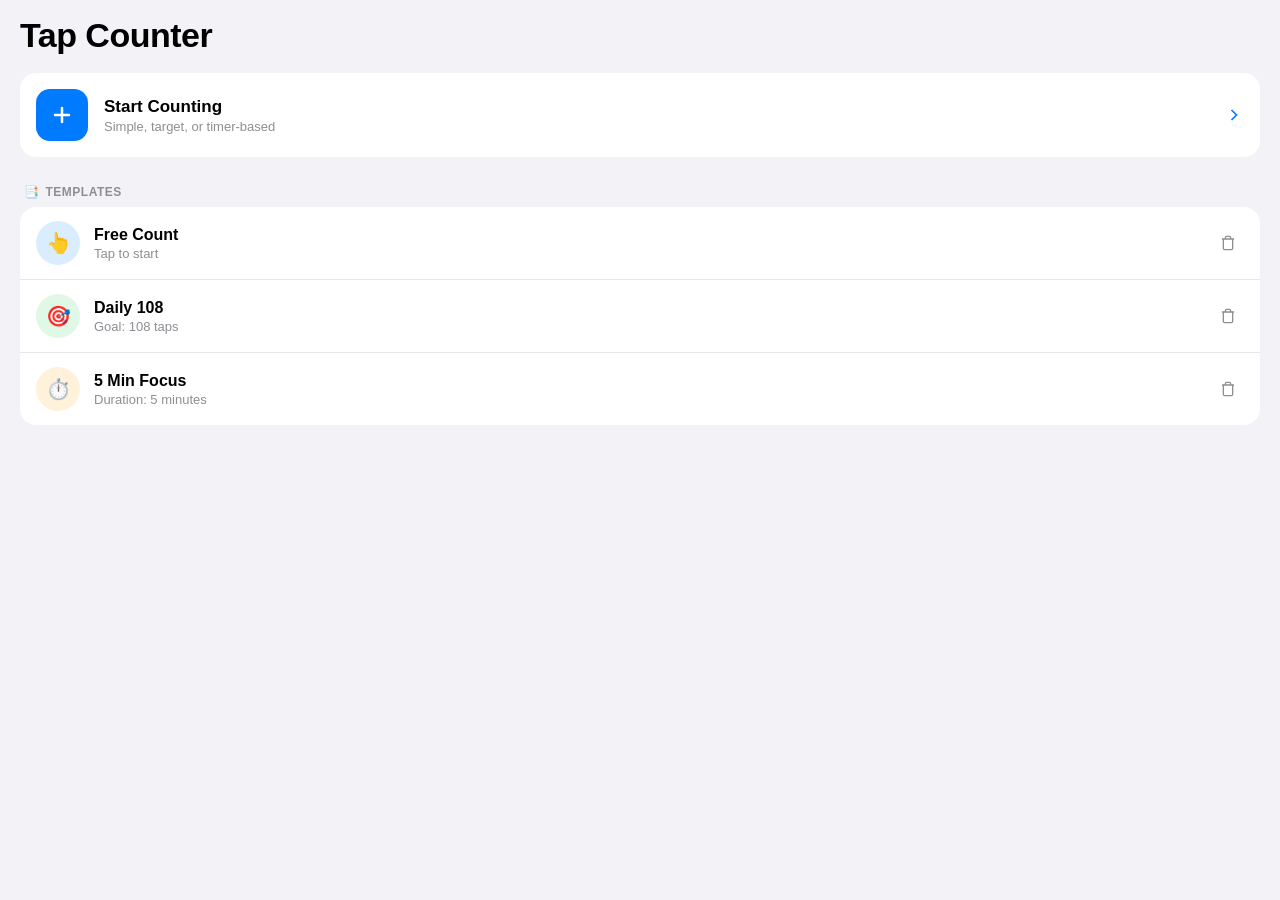
<file: index.html>
<!DOCTYPE html>
<html lang="en">
<head>
  <meta charset="UTF-8">
  <title>Tap Counter</title>
  <meta name="viewport" content="width=device-width, initial-scale=1.0, maximum-scale=1.0, user-scalable=no, viewport-fit=cover">
  
  <!-- PWA & iOS Safari Settings -->
  
  <meta name="apple-mobile-web-app-capable" content="yes">
  <meta name="apple-mobile-web-app-status-bar-style" content="black-translucent">
  <meta name="apple-mobile-web-app-title" content="TapCounter">
  <link rel="apple-touch-icon" href="[data-uri]">
  <link rel="icon" type="image/png" href="[data-uri]">
  <meta name="theme-color" content="#000000">

  <style>
:root {
  --system-bg: #000000;
  --secondary-bg: #1C1C1E;
  --tertiary-bg: #2C2C2E;
  --card-bg: #1C1C1E;
  --divider: #38383A;
  --label-primary: #FFFFFF;
  --label-secondary: #8E8E93;
  --label-tertiary: #636366;
  --accent-blue: #0A84FF;
  --accent-green: #30D158;
  --accent-orange: #FF9F0A;
  --accent-red: #FF453A;
  --font-family: -apple-system, BlinkMacSystemFont, "SF Pro Rounded", "SF Pro Display", sans-serif;
}

@media (prefers-color-scheme: light) {
  :root {
    --system-bg: #F2F2F7;
    --secondary-bg: #FFFFFF;
    --tertiary-bg: #E5E5EA;
    --card-bg: #FFFFFF;
    --divider: #E5E5EA;
    --label-primary: #000000;
    --label-secondary: #8E8E93;
    --label-tertiary: #AEAEB2;
    --accent-blue: #007AFF;
    --accent-green: #34C759;
    --accent-orange: #FF9500;
    --accent-red: #FF3B30;
  }
}

* {
  box-sizing: border-box;
  margin: 0;
  padding: 0;
  -webkit-tap-highlight-color: transparent;
  user-select: none;
  -webkit-user-select: none;
  -webkit-touch-callout: none;
}

html, body {
  width: 100%;
  height: 100%;
  overflow: hidden;
  background-color: var(--system-bg);
  color: var(--label-primary);
  font-family: var(--font-family);
  font-size: 16px;
  overscroll-behavior: none;
}

#app {
  width: 100%;
  height: 100%;
  position: relative;
  overflow: hidden;
}

/* SCREEN MANAGEMENT */
.screen {
  position: absolute;
  top: 0;
  left: 0;
  width: 100%;
  height: 100%;
  display: flex;
  flex-direction: column;
  opacity: 0;
  pointer-events: none;
  transform: scale(0.98);
  transition: opacity 0.25s ease, transform 0.25s ease;
  background-color: var(--system-bg);
}

.screen.active {
  opacity: 1;
  pointer-events: auto;
  transform: scale(1);
}

/* HOME HEADER */
.home-header {
  padding-top: calc(env(safe-area-inset-top, 20px) + 16px);
  padding-left: 20px;
  padding-right: 20px;
  padding-bottom: 12px;
}

.home-header h1 {
  font-size: 34px;
  font-weight: 700;
  letter-spacing: -0.5px;
}

/* SCROLL CONTENT */
.scroll-content {
  flex: 1;
  overflow-y: auto;
  -webkit-overflow-scrolling: touch;
  padding: 0 20px;
  padding-bottom: calc(env(safe-area-inset-bottom, 20px) + 40px);
}

/* CARDS */
.card {
  background: var(--card-bg);
  border-radius: 16px;
  padding: 16px;
  display: flex;
  align-items: center;
  gap: 16px;
  cursor: pointer;
  transition: transform 0.12s ease, opacity 0.12s ease;
}

.card:active {
  transform: scale(0.97);
  opacity: 0.85;
}

.create-card {
  margin-top: 6px;
}

.icon-box {
  width: 52px;
  height: 52px;
  border-radius: 14px;
  display: flex;
  align-items: center;
  justify-content: center;
  flex-shrink: 0;
}

.plus-box {
  background: var(--accent-blue);
  color: #FFFFFF;
}

.card-text {
  flex: 1;
}

.card-text h2 {
  font-size: 17px;
  font-weight: 600;
}

.card-text p {
  font-size: 13px;
  color: var(--label-secondary);
  margin-top: 2px;
}

.chevron-right {
  color: var(--accent-blue);
}

/* SECTIONS */
.section-container {
  margin-top: 28px;
}

.section-header {
  display: flex;
  align-items: center;
  gap: 6px;
  font-size: 12px;
  font-weight: 600;
  letter-spacing: 0.5px;
  color: var(--label-secondary);
  margin-bottom: 8px;
  padding-left: 4px;
}

.flex-between {
  justify-content: space-between;
}

.flex-align {
  display: flex;
  align-items: center;
  gap: 6px;
}

.clear-all-btn {
  background: none;
  border: none;
  color: var(--accent-red);
  font-size: 13px;
  font-weight: 500;
  cursor: pointer;
}

.list-card {
  background: var(--card-bg);
  border-radius: 16px;
  overflow: hidden;
}

.list-row {
  display: flex;
  align-items: center;
  padding: 14px 16px;
  border-bottom: 1px solid var(--divider);
  cursor: pointer;
  transition: background-color 0.1s ease;
}

.list-row:last-child {
  border-bottom: none;
}

.list-row:active {
  background-color: var(--tertiary-bg);
}

.row-icon-circle {
  width: 44px;
  height: 44px;
  border-radius: 22px;
  display: flex;
  align-items: center;
  justify-content: center;
  font-size: 20px;
  margin-right: 14px;
  flex-shrink: 0;
}

.row-icon-circle.simple { background: rgba(10, 132, 255, 0.15); color: var(--accent-blue); }
.row-icon-circle.target { background: rgba(48, 209, 88, 0.15); color: var(--accent-green); }
.row-icon-circle.timer  { background: rgba(255, 159, 10, 0.15); color: var(--accent-orange); }

.row-info {
  flex: 1;
  min-width: 0;
}

.row-title {
  font-size: 16px;
  font-weight: 600;
  white-space: nowrap;
  overflow: hidden;
  text-overflow: ellipsis;
}

.row-subtitle {
  font-size: 13px;
  color: var(--label-secondary);
  margin-top: 2px;
}

.row-trailing {
  display: flex;
  align-items: center;
  gap: 12px;
}

.row-badge {
  font-size: 20px;
  font-weight: 700;
  font-family: "SF Pro Rounded", sans-serif;
}

.row-delete-btn {
  background: none;
  border: none;
  color: var(--label-secondary);
  width: 32px;
  height: 32px;
  border-radius: 16px;
  display: flex;
  align-items: center;
  justify-content: center;
  cursor: pointer;
  padding: 0;
}

.row-delete-btn:active {
  color: var(--accent-red);
}

/* EMPTY STATE */
.empty-state {
  text-align: center;
  padding: 60px 20px;
}

.empty-icon-circle {
  width: 80px;
  height: 80px;
  border-radius: 40px;
  background: rgba(10, 132, 255, 0.12);
  display: flex;
  align-items: center;
  justify-content: center;
  font-size: 34px;
  margin: 0 auto 16px;
}

.empty-state h3 {
  font-size: 19px;
  font-weight: 600;
  margin-bottom: 6px;
}

.empty-state p {
  font-size: 14px;
  color: var(--label-secondary);
  max-width: 260px;
  margin: 0 auto;
}

/* SCREEN 2: ACTIVE COUNTER VIEW */
#counter-screen {
  background-color: var(--system-bg);
}

.tap-zone {
  position: absolute;
  top: 0;
  left: 0;
  width: 100%;
  height: 100%;
  z-index: 1;
  cursor: pointer;
}

.counter-overlay {
  position: relative;
  z-index: 2;
  width: 100%;
  height: 100%;
  display: flex;
  flex-direction: column;
  pointer-events: none;
}

.counter-overlay button {
  pointer-events: auto;
}

/* COUNTER TOP BAR */
.counter-top-bar {
  padding-top: calc(env(safe-area-inset-top, 20px) + 8px);
  padding-left: 20px;
  padding-right: 20px;
  display: flex;
  align-items: center;
  justify-content: space-between;
}

.circle-btn {
  width: 40px;
  height: 40px;
  border-radius: 20px;
  background: var(--card-bg);
  border: none;
  color: var(--label-primary);
  display: flex;
  align-items: center;
  justify-content: center;
  box-shadow: 0 2px 8px rgba(0,0,0,0.15);
  cursor: pointer;
}

.top-bar-right {
  display: flex;
  align-items: center;
  gap: 10px;
}

.trash-btn {
  width: 36px;
  height: 36px;
  color: var(--label-secondary);
}

.counter-title {
  font-size: 17px;
  font-weight: 600;
  max-width: 160px;
  white-space: nowrap;
  overflow: hidden;
  text-overflow: ellipsis;
}

.end-badge-btn {
  background: rgba(255, 69, 58, 0.15);
  color: var(--accent-red);
  border: none;
  font-size: 14px;
  font-weight: 600;
  padding: 8px 16px;
  border-radius: 16px;
  cursor: pointer;
}

/* COUNTER CENTER */
.counter-center {
  flex: 1;
  display: flex;
  align-items: center;
  justify-content: center;
}

.progress-ring-container {
  width: 280px;
  height: 280px;
  position: relative;
  display: flex;
  align-items: center;
  justify-content: center;
}

.progress-ring {
  position: absolute;
  top: 0;
  left: 0;
  transform: rotate(-90deg);
}

.ring-bg {
  fill: none;
  stroke: var(--tertiary-bg);
}

.ring-fg {
  fill: none;
  stroke: var(--accent-blue);
  stroke-linecap: round;
  stroke-dasharray: 791.68;
  stroke-dashoffset: 791.68;
  transition: stroke-dashoffset 0.15s ease, stroke 0.3s ease;
}

.center-content {
  text-align: center;
  z-index: 2;
  transition: transform 0.08s ease;
}

.center-content.tapped {
  transform: scale(0.94);
}

.huge-number {
  font-size: 96px;
  font-weight: 200;
  letter-spacing: -2px;
  line-height: 1;
  font-family: "SF Pro Rounded", var(--font-family);
  font-variant-numeric: tabular-nums;
}

.mode-info {
  margin-top: 12px;
  font-size: 15px;
  font-weight: 500;
  color: var(--label-secondary);
}

/* BOTTOM BAR */
.counter-bottom-bar {
  padding-bottom: calc(env(safe-area-inset-bottom, 20px) + 32px);
  padding-left: 28px;
  padding-right: 28px;
  display: flex;
  align-items: center;
  justify-content: space-between;
}

.utility-btn {
  background: none;
  border: none;
  display: flex;
  flex-direction: column;
  align-items: center;
  gap: 6px;
  color: var(--label-secondary);
  cursor: pointer;
}

.util-circle {
  width: 52px;
  height: 52px;
  border-radius: 26px;
  background: var(--card-bg);
  color: var(--label-primary);
  display: flex;
  align-items: center;
  justify-content: center;
  font-size: 24px;
  font-weight: 400;
  box-shadow: 0 2px 10px rgba(0,0,0,0.15);
  transition: transform 0.1s ease;
}

.utility-btn:active .util-circle {
  transform: scale(0.9);
}

.utility-btn span {
  font-size: 11px;
  font-weight: 500;
}

.tap-hint {
  display: flex;
  flex-direction: column;
  align-items: center;
  gap: 4px;
  opacity: 0.3;
}

.tap-hint .hand-icon {
  font-size: 22px;
}

.tap-hint span {
  font-size: 10px;
  text-transform: uppercase;
  letter-spacing: 0.5px;
}

/* MODAL / SHEET */
.modal-backdrop {
  position: fixed;
  top: 0;
  left: 0;
  width: 100%;
  height: 100%;
  background: rgba(0, 0, 0, 0.45);
  backdrop-filter: blur(8px);
  -webkit-backdrop-filter: blur(8px);
  z-index: 100;
  display: flex;
  flex-direction: column;
  justify-content: flex-end;
}

.sheet-container {
  background: var(--secondary-bg);
  border-radius: 24px 24px 0 0;
  padding: 12px 20px calc(env(safe-area-inset-bottom, 20px) + 24px);
  box-shadow: 0 -4px 24px rgba(0,0,0,0.3);
  max-height: 90vh;
  overflow-y: auto;
  animation: slideUp 0.28s cubic-bezier(0.16, 1, 0.3, 1);
}

@keyframes slideUp {
  from { transform: translateY(100%); }
  to { transform: translateY(0); }
}

.sheet-grabber {
  width: 36px;
  height: 5px;
  background: var(--divider);
  border-radius: 3px;
  margin: 0 auto 12px;
}

.sheet-header {
  display: flex;
  align-items: center;
  justify-content: space-between;
  margin-bottom: 20px;
}

.sheet-header h3 {
  font-size: 18px;
  font-weight: 700;
}

.close-sheet-btn {
  background: none;
  border: none;
  color: var(--accent-blue);
  font-size: 16px;
  font-weight: 600;
  cursor: pointer;
}

/* SEGMENTED CONTROL */
.segmented-control {
  background: var(--tertiary-bg);
  padding: 3px;
  border-radius: 10px;
  display: flex;
  margin-bottom: 24px;
}

.segment-btn {
  flex: 1;
  padding: 8px 0;
  border: none;
  background: none;
  font-size: 13px;
  font-weight: 500;
  color: var(--label-secondary);
  border-radius: 8px;
  cursor: pointer;
  transition: all 0.2s ease;
}

.segment-btn.active {
  background: var(--card-bg);
  color: var(--label-primary);
  font-weight: 600;
  box-shadow: 0 1px 4px rgba(0,0,0,0.15);
}

/* INPUTS */
.input-group {
  margin-bottom: 20px;
}

.input-group label, .input-label {
  display: block;
  font-size: 12px;
  font-weight: 600;
  color: var(--label-secondary);
  letter-spacing: 0.5px;
  margin-bottom: 8px;
}

.input-group input {
  width: 100%;
  padding: 14px 16px;
  background: var(--card-bg);
  border: 1px solid var(--divider);
  border-radius: 12px;
  font-size: 16px;
  color: var(--label-primary);
  outline: none;
  font-family: inherit;
}

.input-group input:focus {
  border-color: var(--accent-blue);
}

/* QUICK CHIPS */
.quick-chips {
  display: flex;
  gap: 8px;
  margin-bottom: 20px;
}

.chip {
  flex: 1;
  padding: 8px 0;
  background: var(--card-bg);
  border: 1px solid var(--divider);
  border-radius: 10px;
  color: var(--label-primary);
  font-size: 13px;
  font-weight: 600;
  cursor: pointer;
}

.chip:active {
  background: var(--accent-green);
  color: #fff;
  border-color: var(--accent-green);
}

/* TIMER PICKER GRID */
.timer-picker-grid {
  display: flex;
  gap: 12px;
  margin-bottom: 20px;
}

.picker-col {
  flex: 1;
  background: var(--card-bg);
  border: 1px solid var(--divider);
  border-radius: 12px;
  padding: 12px;
  text-align: center;
}

.picker-col input {
  width: 100%;
  background: none;
  border: none;
  font-size: 28px;
  font-weight: 700;
  font-family: "SF Pro Rounded", sans-serif;
  color: var(--label-primary);
  text-align: center;
  outline: none;
}

.picker-col span {
  display: block;
  font-size: 11px;
  font-weight: 600;
  color: var(--label-secondary);
  text-transform: uppercase;
  margin-top: 2px;
}

/* TOGGLE ROW */
.toggle-row {
  display: flex;
  align-items: center;
  justify-content: space-between;
  padding: 14px 0;
  border-top: 1px solid var(--divider);
  border-bottom: 1px solid var(--divider);
  margin-bottom: 24px;
  font-size: 16px;
}

.switch {
  position: relative;
  display: inline-block;
  width: 50px;
  height: 30px;
}

.switch input { opacity: 0; width: 0; height: 0; }

.slider {
  position: absolute;
  cursor: pointer;
  top: 0; left: 0; right: 0; bottom: 0;
  background-color: var(--tertiary-bg);
  border-radius: 30px;
  transition: .25s;
}

.slider:before {
  position: absolute;
  content: "";
  height: 24px;
  width: 24px;
  left: 3px;
  bottom: 3px;
  background-color: white;
  border-radius: 50%;
  transition: .25s;
  box-shadow: 0 2px 4px rgba(0,0,0,0.2);
}

input:checked + .slider { background-color: var(--accent-green); }
input:checked + .slider:before { transform: translateX(20px); }

/* START BUTTON */
.start-session-btn {
  width: 100%;
  padding: 16px;
  background: var(--accent-blue);
  color: #FFFFFF;
  border: none;
  border-radius: 14px;
  font-size: 17px;
  font-weight: 600;
  cursor: pointer;
  transition: opacity 0.15s ease;
}

.start-session-btn:active {
  opacity: 0.8;
}

/* CELEBRATION OVERLAYS */
.overlay-modal {
  position: absolute;
  top: 0;
  left: 0;
  width: 100%;
  height: 100%;
  background: rgba(0, 0, 0, 0.4);
  z-index: 10;
  display: flex;
  align-items: center;
  justify-content: center;
  padding: 24px;
}

.overlay-card {
  background: var(--card-bg);
  border-radius: 20px;
  padding: 28px 20px;
  text-align: center;
  box-shadow: 0 12px 32px rgba(0,0,0,0.3);
  animation: popIn 0.3s cubic-bezier(0.16, 1, 0.3, 1);
  max-width: 300px;
  width: 100%;
}

@keyframes popIn {
  from { transform: scale(0.85); opacity: 0; }
  to { transform: scale(1); opacity: 1; }
}

.overlay-icon {
  font-size: 48px;
  margin-bottom: 12px;
}

.overlay-card h2 {
  font-size: 20px;
  font-weight: 700;
  margin-bottom: 6px;
}

.overlay-card p {
  font-size: 14px;
  color: var(--label-secondary);
}

</style>
</head>
<body>

  <!-- App Container -->
  <div id="app">

    <!-- SCREEN 1: HOME VIEW -->
    <section id="home-screen" class="screen active">
      <header class="home-header">
        <h1>Tap Counter</h1>
      </header>

      <div class="scroll-content">
        <!-- Start Counting Hero Card -->
        <div class="card create-card" id="btn-open-new-sheet">
          <div class="icon-box plus-box">
            <svg width="24" height="24" viewBox="0 0 24 24" fill="none" stroke="currentColor" stroke-width="2.5" stroke-linecap="round"><line x1="12" y1="5" x2="12" y2="19"></line><line x1="5" y1="12" x2="19" y2="12"></line></svg>
          </div>
          <div class="card-text">
            <h2>Start Counting</h2>
            <p>Simple, target, or timer-based</p>
          </div>
          <svg class="chevron-right" width="20" height="20" viewBox="0 0 24 24" fill="none" stroke="currentColor" stroke-width="2"><polyline points="9 18 15 12 9 6"></polyline></svg>
        </div>

        <!-- In Progress Sessions Section -->
        <div class="section-container" id="in-progress-section" style="display: none;">
          <div class="section-header">
            <span class="section-icon blue">⚡</span>
            <span>IN PROGRESS</span>
          </div>
          <div class="list-card" id="in-progress-list"></div>
        </div>

        <!-- Templates Section -->
        <div class="section-container" id="templates-section">
          <div class="section-header">
            <span class="section-icon gray">📑</span>
            <span>TEMPLATES</span>
          </div>
          <div class="list-card" id="templates-list"></div>
        </div>

        <!-- History Section -->
        <div class="section-container" id="history-section" style="display: none;">
          <div class="section-header flex-between">
            <div class="flex-align">
              <span class="section-icon gray">⏱️</span>
              <span>HISTORY</span>
            </div>
            <button class="clear-all-btn" id="btn-clear-history">Clear All</button>
          </div>
          <div class="list-card" id="history-list"></div>
        </div>

        <!-- Empty State -->
        <div class="empty-state" id="empty-state" style="display: none;">
          <div class="empty-icon-circle">👆</div>
          <h3>No sessions yet</h3>
          <p>Tap "Start Counting" above to begin your first counting session.</p>
        </div>
      </div>
    </section>

    <!-- SCREEN 2: ACTIVE COUNTER VIEW -->
    <section id="counter-screen" class="screen">
      <!-- Tap Zone (Fills screen) -->
      <div class="tap-zone" id="tap-zone"></div>

      <!-- Non-interactive Foreground Overlay -->
      <div class="counter-overlay">
        <!-- Top Bar -->
        <div class="counter-top-bar">
          <button class="circle-btn" id="btn-counter-back" aria-label="Back">
            <svg width="20" height="20" viewBox="0 0 24 24" fill="none" stroke="currentColor" stroke-width="2.5"><polyline points="15 18 9 12 15 6"></polyline></svg>
          </button>
          <div class="counter-title" id="counter-session-name">Counting Session</div>
          <div class="top-bar-right">
            <button class="circle-btn trash-btn" id="btn-counter-delete" aria-label="Delete">
              <svg width="18" height="18" viewBox="0 0 24 24" fill="none" stroke="currentColor" stroke-width="2"><polyline points="3 6 5 6 21 6"></polyline><path d="M19 6v14a2 2 0 0 1-2 2H7a2 2 0 0 1-2-2V6m3 0V4a2 2 0 0 1 2-2h4a2 2 0 0 1 2 2v2"></path></svg>
            </button>
            <button class="end-badge-btn" id="btn-counter-end">End</button>
          </div>
        </div>

        <!-- Center Counter & Circular Progress -->
        <div class="counter-center">
          <div class="progress-ring-container">
            <svg class="progress-ring" width="280" height="280" viewBox="0 0 280 280">
              <circle class="ring-bg" cx="140" cy="140" r="126" stroke-width="8"></circle>
              <circle class="ring-fg" id="progress-ring-bar" cx="140" cy="140" r="126" stroke-width="8"></circle>
            </svg>
            <div class="center-content">
              <div class="huge-number" id="counter-number">0</div>
              <div class="mode-info" id="counter-mode-info"></div>
            </div>
          </div>
        </div>

        <!-- Bottom Controls -->
        <div class="counter-bottom-bar">
          <button class="utility-btn" id="btn-counter-subtract">
            <div class="util-circle">−</div>
            <span>Subtract</span>
          </button>

          <div class="tap-hint">
            <span class="hand-icon">👆</span>
            <span>Tap anywhere</span>
          </div>

          <button class="utility-btn" id="btn-counter-reset">
            <div class="util-circle">↺</div>
            <span>Reset</span>
          </button>
        </div>
      </div>

      <!-- Celebratory Notifications -->
      <div class="overlay-modal" id="overlay-target-reached" style="display: none;">
        <div class="overlay-card">
          <div class="overlay-icon green">🎉</div>
          <h2>Target Reached!</h2>
          <p id="overlay-target-msg">You hit your goal!</p>
        </div>
      </div>

      <div class="overlay-modal" id="overlay-timer-expired" style="display: none;">
        <div class="overlay-card">
          <div class="overlay-icon orange">⏱️</div>
          <h2>Time's Up!</h2>
          <p id="overlay-timer-msg">Timer finished!</p>
        </div>
      </div>
    </section>

    <!-- MODAL SHEET: NEW SESSION -->
    <div class="modal-backdrop" id="new-session-modal" style="display: none;">
      <div class="sheet-container">
        <div class="sheet-grabber"></div>
        <div class="sheet-header">
          <h3>New Counter</h3>
          <button class="close-sheet-btn" id="btn-close-new-sheet">Done</button>
        </div>

        <div class="sheet-body">
          <!-- Mode Segmented Control -->
          <div class="segmented-control">
            <button class="segment-btn active" data-mode="Simple">Simple</button>
            <button class="segment-btn" data-mode="Target">Target</button>
            <button class="segment-btn" data-mode="Timer">Timer</button>
          </div>

          <!-- Name Field (Optional) -->
          <div class="input-group">
            <label>NAME (OPTIONAL)</label>
            <input type="text" id="input-session-name" placeholder="Quick Count" maxlength="30">
          </div>

          <!-- Target Options (Hidden by default) -->
          <div id="target-options" style="display: none;">
            <div class="input-group">
              <label>TARGET GOAL (TAPS)</label>
              <input type="number" id="input-target-count" placeholder="100" min="1" max="99999">
            </div>
            <div class="quick-chips">
              <button class="chip" data-target="50">50</button>
              <button class="chip" data-target="108">108</button>
              <button class="chip" data-target="500">500</button>
              <button class="chip" data-target="1000">1000</button>
            </div>
          </div>

          <!-- Timer Options (Hidden by default) -->
          <div id="timer-options" style="display: none;">
            <label class="input-label">DURATION</label>
            <div class="timer-picker-grid">
              <div class="picker-col">
                <input type="number" id="picker-hours" min="0" max="23" value="0">
                <span>hours</span>
              </div>
              <div class="picker-col">
                <input type="number" id="picker-mins" min="0" max="59" value="5">
                <span>min</span>
              </div>
              <div class="picker-col">
                <input type="number" id="picker-secs" min="0" max="59" value="0">
                <span>sec</span>
              </div>
            </div>
          </div>

          <!-- Save Template Toggle -->
          <div class="toggle-row">
            <span>Save as Template</span>
            <label class="switch">
              <input type="checkbox" id="toggle-save-template">
              <span class="slider"></span>
            </label>
          </div>

          <!-- Start CTA -->
          <button class="start-session-btn" id="btn-start-session">Start Counting</button>
        </div>
      </div>
    </div>

  </div>

  <script>
// ==========================================
// TAP COUNTER PWA (iOS & Web)
// ==========================================

// MARK: - State & Storage
const STORAGE_KEYS = {
  ACTIVE: 'tap_counter_active_sessions',
  TEMPLATES: 'tap_counter_templates',
  HISTORY: 'tap_counter_history'
};

const DEFAULT_TEMPLATES = [
  { id: 't-1', name: 'Free Count', mode: 'Simple' },
  { id: 't-2', name: 'Daily 108', mode: 'Target', targetCount: 108 },
  { id: 't-3', name: '5 Min Focus', mode: 'Timer', timerDuration: 300 }
];

let activeSessions = [];
let templates = [];
let history = [];
let currentSession = null;
let timerInterval = null;

// MARK: - Web Audio API (Authentic Mechanical Keyboard Click)
let audioCtx = null;

function initAudio() {
  if (!audioCtx) {
    const AudioContext = window.AudioContext || window.webkitAudioContext;
    if (AudioContext) {
      audioCtx = new AudioContext();
    }
  }
  if (audioCtx && audioCtx.state === 'suspended') {
    audioCtx.resume();
  }
}

function playMechanicalClick() {
  try {
    initAudio();
    if (!audioCtx) return;

    const t = audioCtx.currentTime;

    // Transient oscillator (Sharp high-frequency snap)
    const osc = audioCtx.createOscillator();
    const oscGain = audioCtx.createGain();
    osc.type = 'triangle';
    osc.frequency.setValueAtTime(3600, t);
    osc.frequency.exponentialRampToValueAtTime(300, t + 0.014);

    oscGain.gain.setValueAtTime(0.7, t);
    oscGain.gain.exponentialRampToValueAtTime(0.001, t + 0.015);

    osc.connect(oscGain);
    oscGain.connect(audioCtx.destination);
    osc.start(t);
    osc.stop(t + 0.016);

    // Subtle bottom body thump
    const subOsc = audioCtx.createOscillator();
    const subGain = audioCtx.createGain();
    subOsc.type = 'sine';
    subOsc.frequency.setValueAtTime(190, t);
    subOsc.frequency.exponentialRampToValueAtTime(40, t + 0.02);

    subGain.gain.setValueAtTime(0.4, t);
    subGain.gain.exponentialRampToValueAtTime(0.001, t + 0.022);

    subOsc.connect(subGain);
    subGain.connect(audioCtx.destination);
    subOsc.start(t);
    subOsc.stop(t + 0.023);
  } catch (e) {
    console.warn('Audio click error:', e);
  }
}

function playHaptic() {
  if ('vibrate' in navigator) {
    try {
      navigator.vibrate(15);
    } catch (_) {}
  }
}

function playCelebrationHaptic() {
  if ('vibrate' in navigator) {
    try {
      navigator.vibrate([40, 60, 80]);
    } catch (_) {}
  }
}

// MARK: - Persistence Helpers
function loadStorage() {
  try {
    const act = localStorage.getItem(STORAGE_KEYS.ACTIVE);
    activeSessions = act ? JSON.parse(act) : [];

    const tmpl = localStorage.getItem(STORAGE_KEYS.TEMPLATES);
    templates = tmpl ? JSON.parse(tmpl) : DEFAULT_TEMPLATES.slice();

    const hist = localStorage.getItem(STORAGE_KEYS.HISTORY);
    history = hist ? JSON.parse(hist) : [];
  } catch (e) {
    console.error('Failed to load storage:', e);
    templates = DEFAULT_TEMPLATES.slice();
  }
}

function saveStorage() {
  try {
    localStorage.setItem(STORAGE_KEYS.ACTIVE, JSON.stringify(activeSessions));
    localStorage.setItem(STORAGE_KEYS.TEMPLATES, JSON.stringify(templates));
    localStorage.setItem(STORAGE_KEYS.HISTORY, JSON.stringify(history));
  } catch (e) {
    console.error('Failed to save storage:', e);
  }
}

// MARK: - DOM Elements
const homeScreen = document.getElementById('home-screen');
const counterScreen = document.getElementById('counter-screen');
const inProgressSection = document.getElementById('in-progress-section');
const inProgressList = document.getElementById('in-progress-list');
const templatesSection = document.getElementById('templates-section');
const templatesList = document.getElementById('templates-list');
const historySection = document.getElementById('history-section');
const historyList = document.getElementById('history-list');
const emptyState = document.getElementById('empty-state');

const counterSessionName = document.getElementById('counter-session-name');
const counterNumber = document.getElementById('counter-number');
const counterModeInfo = document.getElementById('counter-mode-info');
const progressRingBar = document.getElementById('progress-ring-bar');
const centerContent = document.querySelector('.center-content');

// Modal Elements
const newSessionModal = document.getElementById('new-session-modal');
const inputSessionName = document.getElementById('input-session-name');
const targetOptions = document.getElementById('target-options');
const inputTargetCount = document.getElementById('input-target-count');
const timerOptions = document.getElementById('timer-options');
const pickerHours = document.getElementById('picker-hours');
const pickerMins = document.getElementById('picker-mins');
const pickerSecs = document.getElementById('picker-secs');
const toggleSaveTemplate = document.getElementById('toggle-save-template');

let selectedMode = 'Simple';

// MARK: - Navigation
function showScreen(screen) {
  if (screen === 'home') {
    counterScreen.classList.remove('active');
    homeScreen.classList.add('active');
    stopTimer();
    renderHome();
  } else if (screen === 'counter') {
    homeScreen.classList.remove('active');
    counterScreen.classList.add('active');
    renderCounter();
  }
}

// MARK: - Home Rendering
function renderHome() {
  loadStorage();

  // 1. In Progress List
  if (activeSessions.length > 0) {
    inProgressSection.style.display = 'block';
    inProgressList.innerHTML = activeSessions.map((session) => {
      const modeClass = session.mode.toLowerCase();
      let modeIcon = '⚡';
      if (session.mode === 'Target') modeIcon = '🎯';
      if (session.mode === 'Timer') modeIcon = '⏱️';

      let subtitle = 'Free tap count';
      if (session.mode === 'Target' && session.targetCount) {
        const pct = Math.min(Math.round((session.count / session.targetCount) * 100), 100);
        subtitle = `Goal: ${session.targetCount} (${pct}%)`;
      } else if (session.mode === 'Timer' && session.timerDuration) {
        const remaining = Math.max(session.timerDuration - (session.elapsedTime || 0), 0);
        const mins = Math.floor(remaining / 60);
        const secs = Math.floor(remaining % 60);
        subtitle = `Remaining: ${String(mins).padStart(2, '0')}:${String(secs).padStart(2, '0')}`;
      }

      return `
        <div class="list-row" onclick="openActiveSession('${session.id}')">
          <div class="row-icon-circle ${modeClass}">${modeIcon}</div>
          <div class="row-info">
            <div class="row-title">${escapeHtml(session.name)}</div>
            <div class="row-subtitle">${subtitle}</div>
          </div>
          <div class="row-trailing">
            <div class="row-badge">${session.count}</div>
            <button class="row-delete-btn" onclick="event.stopPropagation(); deleteActiveSession('${session.id}')" title="Delete">
              <svg width="16" height="16" viewBox="0 0 24 24" fill="none" stroke="currentColor" stroke-width="2"><polyline points="3 6 5 6 21 6"></polyline><path d="M19 6v14a2 2 0 0 1-2 2H7a2 2 0 0 1-2-2V6m3 0V4a2 2 0 0 1 2-2h4a2 2 0 0 1 2 2v2"></path></svg>
            </button>
          </div>
        </div>
      `;
    }).join('');
  } else {
    inProgressSection.style.display = 'none';
  }

  // 2. Templates List
  if (templates.length > 0) {
    templatesSection.style.display = 'block';
    templatesList.innerHTML = templates.map((tmpl) => {
      const modeClass = tmpl.mode.toLowerCase();
      let modeIcon = '👆';
      if (tmpl.mode === 'Target') modeIcon = '🎯';
      if (tmpl.mode === 'Timer') modeIcon = '⏱️';

      let subtitle = 'Tap to start';
      if (tmpl.mode === 'Target' && tmpl.targetCount) {
        subtitle = `Goal: ${tmpl.targetCount} taps`;
      } else if (tmpl.mode === 'Timer' && tmpl.timerDuration) {
        const mins = Math.floor(tmpl.timerDuration / 60);
        subtitle = `Duration: ${mins} minutes`;
      }

      return `
        <div class="list-row" onclick="startFromTemplate('${tmpl.id}')">
          <div class="row-icon-circle ${modeClass}">${modeIcon}</div>
          <div class="row-info">
            <div class="row-title">${escapeHtml(tmpl.name)}</div>
            <div class="row-subtitle">${subtitle}</div>
          </div>
          <div class="row-trailing">
            <button class="row-delete-btn" onclick="event.stopPropagation(); deleteTemplate('${tmpl.id}')" title="Delete">
              <svg width="16" height="16" viewBox="0 0 24 24" fill="none" stroke="currentColor" stroke-width="2"><polyline points="3 6 5 6 21 6"></polyline><path d="M19 6v14a2 2 0 0 1-2 2H7a2 2 0 0 1-2-2V6m3 0V4a2 2 0 0 1 2-2h4a2 2 0 0 1 2 2v2"></path></svg>
            </button>
          </div>
        </div>
      `;
    }).join('');
  } else {
    templatesSection.style.display = 'none';
  }

  // 3. History List
  if (history.length > 0) {
    historySection.style.display = 'block';
    historyList.innerHTML = history.slice(0, 20).map((session) => {
      const modeClass = session.mode.toLowerCase();
      let modeIcon = '✓';
      const dateStr = new Date(session.completedAt || Date.now()).toLocaleDateString(undefined, { month: 'short', day: 'numeric', hour: '2-digit', minute: '2-digit' });

      return `
        <div class="list-row">
          <div class="row-icon-circle ${modeClass}">${modeIcon}</div>
          <div class="row-info">
            <div class="row-title">${escapeHtml(session.name)}</div>
            <div class="row-subtitle">${dateStr}</div>
          </div>
          <div class="row-trailing">
            <div class="row-badge">${session.count}</div>
            <button class="row-delete-btn" onclick="deleteHistoryItem('${session.id}')" title="Delete">
              <svg width="16" height="16" viewBox="0 0 24 24" fill="none" stroke="currentColor" stroke-width="2"><polyline points="3 6 5 6 21 6"></polyline><path d="M19 6v14a2 2 0 0 1-2 2H7a2 2 0 0 1-2-2V6m3 0V4a2 2 0 0 1 2-2h4a2 2 0 0 1 2 2v2"></path></svg>
            </button>
          </div>
        </div>
      `;
    }).join('');
  } else {
    historySection.style.display = 'none';
  }

  // 4. Empty State
  if (activeSessions.length === 0 && templates.length === 0 && history.length === 0) {
    emptyState.style.display = 'block';
  } else {
    emptyState.style.display = 'none';
  }
}

// MARK: - Counter Rendering
function renderCounter() {
  if (!currentSession) return;

  counterSessionName.textContent = currentSession.name;
  counterNumber.textContent = currentSession.count;

  // Ring Circumference = 2 * PI * 126 ≈ 791.68
  const circumference = 791.68;
  progressRingBar.style.strokeDasharray = `${circumference}`;

  if (currentSession.mode === 'Target' && currentSession.targetCount) {
    const progress = Math.min(currentSession.count / currentSession.targetCount, 1.0);
    const offset = circumference - (progress * circumference);
    progressRingBar.style.strokeDashoffset = `${offset}`;
    progressRingBar.style.stroke = 'var(--accent-green)';
    counterModeInfo.textContent = `${currentSession.count} / ${currentSession.targetCount}`;
    counterModeInfo.style.color = 'var(--label-secondary)';
  } else if (currentSession.mode === 'Timer' && currentSession.timerDuration) {
    const elapsed = currentSession.elapsedTime || 0;
    const progress = Math.min(elapsed / currentSession.timerDuration, 1.0);
    const offset = circumference - (progress * circumference);
    progressRingBar.style.strokeDashoffset = `${offset}`;
    progressRingBar.style.stroke = 'var(--accent-orange)';

    const remaining = Math.max(currentSession.timerDuration - elapsed, 0);
    const mins = Math.floor(remaining / 60);
    const secs = Math.floor(remaining % 60);
    counterModeInfo.textContent = `⏱️ ${String(mins).padStart(2, '0')}:${String(secs).padStart(2, '0')}`;
    counterModeInfo.style.color = 'var(--accent-orange)';
  } else {
    // Simple Mode
    progressRingBar.style.strokeDashoffset = `${circumference}`;
    progressRingBar.style.stroke = 'var(--accent-blue)';
    counterModeInfo.textContent = 'Simple Count';
    counterModeInfo.style.color = 'var(--label-secondary)';
  }

  // Timer runner
  if (currentSession.mode === 'Timer' && !timerInterval) {
    startTimer();
  }
}

// MARK: - Actions (Tap, Subtract, Reset, End, Delete)
function tapCounter() {
  if (!currentSession) return;
  if (currentSession.mode === 'Timer' && currentSession.elapsedTime >= currentSession.timerDuration) return;

  currentSession.count += 1;
  playMechanicalClick();
  playHaptic();

  // Visual tap bounce
  centerContent.classList.add('tapped');
  setTimeout(() => centerContent.classList.remove('tapped'), 80);

  // Check Target reached
  if (currentSession.mode === 'Target' && currentSession.targetCount && currentSession.count >= currentSession.targetCount) {
    playCelebrationHaptic();
    showTargetCelebration();
    saveActiveSessions();
    renderCounter();
    return;
  }

  saveActiveSessions();
  renderCounter();
}

function subtractCounter() {
  if (!currentSession || currentSession.count <= 0) return;
  currentSession.count -= 1;
  playMechanicalClick();
  playHaptic();
  saveActiveSessions();
  renderCounter();
}

function resetCounter() {
  if (!currentSession) return;
  currentSession.count = 0;
  playHaptic();
  saveActiveSessions();
  renderCounter();
}

function endCounterSession() {
  if (!currentSession) return;
  stopTimer();

  // Move to history
  currentSession.completedAt = Date.now();
  history.unshift(currentSession);
  activeSessions = activeSessions.filter((s) => s.id !== currentSession.id);
  currentSession = null;
  saveStorage();
  showScreen('home');
}

function deleteCurrentSession() {
  if (!currentSession) return;
  if (confirm('Delete this counting session?')) {
    stopTimer();
    activeSessions = activeSessions.filter((s) => s.id !== currentSession.id);
    currentSession = null;
    saveStorage();
    showScreen('home');
  }
}

function deleteActiveSession(id) {
  activeSessions = activeSessions.filter((s) => s.id !== id);
  saveStorage();
  renderHome();
}

function deleteTemplate(id) {
  templates = templates.filter((t) => t.id !== id);
  saveStorage();
  renderHome();
}

function deleteHistoryItem(id) {
  history = history.filter((h) => h.id !== id);
  saveStorage();
  renderHome();
}

function clearAllHistory() {
  if (confirm('Clear all session history?')) {
    history = [];
    saveStorage();
    renderHome();
  }
}

// MARK: - Timer Logic
function startTimer() {
  stopTimer();
  timerInterval = setInterval(() => {
    if (!currentSession || currentSession.mode !== 'Timer') {
      stopTimer();
      return;
    }

    currentSession.elapsedTime = (currentSession.elapsedTime || 0) + 1;

    if (currentSession.elapsedTime >= currentSession.timerDuration) {
      stopTimer();
      playCelebrationHaptic();
      showTimerCelebration();
    }

    saveActiveSessions();
    renderCounter();
  }, 1000);
}

function stopTimer() {
  if (timerInterval) {
    clearInterval(timerInterval);
    timerInterval = null;
  }
}

function showTargetCelebration() {
  const overlay = document.getElementById('overlay-target-reached');
  const msg = document.getElementById('overlay-target-msg');
  msg.textContent = `You hit your goal of ${currentSession.targetCount} taps!`;
  overlay.style.display = 'flex';

  setTimeout(() => {
    overlay.style.display = 'none';
    endCounterSession();
  }, 1600);
}

function showTimerCelebration() {
  const overlay = document.getElementById('overlay-timer-expired');
  const msg = document.getElementById('overlay-timer-msg');
  msg.textContent = `You counted ${currentSession.count} taps!`;
  overlay.style.display = 'flex';

  setTimeout(() => {
    overlay.style.display = 'none';
    endCounterSession();
  }, 1800);
}

// MARK: - Session Creation
function openActiveSession(id) {
  const session = activeSessions.find((s) => s.id === id);
  if (session) {
    currentSession = session;
    showScreen('counter');
  }
}

function startFromTemplate(id) {
  const tmpl = templates.find((t) => t.id === id);
  if (tmpl) {
    const newSession = {
      id: 'session-' + Date.now(),
      name: tmpl.name,
      mode: tmpl.mode,
      targetCount: tmpl.targetCount || null,
      timerDuration: tmpl.timerDuration || null,
      count: 0,
      elapsedTime: 0,
      createdAt: Date.now()
    };
    activeSessions.unshift(newSession);
    currentSession = newSession;
    saveStorage();
    showScreen('counter');
  }
}

function saveActiveSessions() {
  if (currentSession) {
    const idx = activeSessions.findIndex((s) => s.id === currentSession.id);
    if (idx >= 0) {
      activeSessions[idx] = currentSession;
    } else {
      activeSessions.unshift(currentSession);
    }
  }
  saveStorage();
}

function startNewSession() {
  let name = inputSessionName.value.trim();
  if (!name) {
    name = `${selectedMode} Session`;
  }

  let targetCount = null;
  let timerDuration = null;

  if (selectedMode === 'Target') {
    targetCount = parseInt(inputTargetCount.value, 10) || 100;
  } else if (selectedMode === 'Timer') {
    const hrs = parseInt(pickerHours.value, 10) || 0;
    const mins = parseInt(pickerMins.value, 10) || 0;
    const secs = parseInt(pickerSecs.value, 10) || 0;
    timerDuration = (hrs * 3600) + (mins * 60) + secs;
    if (timerDuration <= 0) timerDuration = 300; // fallback 5 mins
  }

  const newSession = {
    id: 'session-' + Date.now(),
    name: name,
    mode: selectedMode,
    targetCount: targetCount,
    timerDuration: timerDuration,
    count: 0,
    elapsedTime: 0,
    createdAt: Date.now()
  };

  // Optional: save as template
  if (toggleSaveTemplate.checked) {
    templates.push({
      id: 'tmpl-' + Date.now(),
      name: name,
      mode: selectedMode,
      targetCount: targetCount,
      timerDuration: timerDuration
    });
  }

  activeSessions.unshift(newSession);
  currentSession = newSession;
  saveStorage();

  // Reset modal fields
  inputSessionName.value = '';
  toggleSaveTemplate.checked = false;
  closeNewSessionModal();

  showScreen('counter');
}

// MARK: - Modal Controls
function openNewSessionModal() {
  newSessionModal.style.display = 'flex';
}

function closeNewSessionModal() {
  newSessionModal.style.display = 'none';
}

function setMode(mode) {
  selectedMode = mode;
  document.querySelectorAll('.segment-btn').forEach((btn) => {
    btn.classList.toggle('active', btn.dataset.mode === mode);
  });

  if (mode === 'Target') {
    targetOptions.style.display = 'block';
    timerOptions.style.display = 'none';
  } else if (mode === 'Timer') {
    targetOptions.style.display = 'none';
    timerOptions.style.display = 'block';
  } else {
    targetOptions.style.display = 'none';
    timerOptions.style.display = 'none';
  }
}

// MARK: - Helper Functions
function escapeHtml(str) {
  const div = document.createElement('div');
  div.textContent = str;
  return div.innerHTML;
}

// MARK: - Event Listeners
document.addEventListener('DOMContentLoaded', () => {
  loadStorage();
  renderHome();

  // Open / Close sheet
  document.getElementById('btn-open-new-sheet').addEventListener('click', openNewSessionModal);
  document.getElementById('btn-close-new-sheet').addEventListener('click', closeNewSessionModal);
  document.getElementById('btn-start-session').addEventListener('click', startNewSession);

  // Mode segments
  document.querySelectorAll('.segment-btn').forEach((btn) => {
    btn.addEventListener('click', () => setMode(btn.dataset.mode));
  });

  // Target quick chips
  document.querySelectorAll('.chip').forEach((chip) => {
    chip.addEventListener('click', () => {
      inputTargetCount.value = chip.dataset.target;
    });
  });

  // Tap zone
  document.getElementById('tap-zone').addEventListener('pointerdown', (e) => {
    e.preventDefault();
    tapCounter();
  });

  // Counter Utility Buttons
  document.getElementById('btn-counter-back').addEventListener('click', () => showScreen('home'));
  document.getElementById('btn-counter-subtract').addEventListener('click', subtractCounter);
  document.getElementById('btn-counter-reset').addEventListener('click', resetCounter);
  document.getElementById('btn-counter-end').addEventListener('click', endCounterSession);
  document.getElementById('btn-counter-delete').addEventListener('click', deleteCurrentSession);

  // Clear all history
  document.getElementById('btn-clear-history').addEventListener('click', clearAllHistory);

  // Register Service Worker for offline PWA
  if ('serviceWorker' in navigator && window.location.protocol.startsWith('http')) {
    navigator.serviceWorker.register('sw.js').catch((err) => {
      console.log('SW registration error:', err);
    });
  }
});

</script>
</body>
</html>
</file>
<file: webapp/style.css>
:root {
  --system-bg: #000000;
  --secondary-bg: #1C1C1E;
  --tertiary-bg: #2C2C2E;
  --card-bg: #1C1C1E;
  --divider: #38383A;
  --label-primary: #FFFFFF;
  --label-secondary: #8E8E93;
  --label-tertiary: #636366;
  --accent-blue: #0A84FF;
  --accent-green: #30D158;
  --accent-orange: #FF9F0A;
  --accent-red: #FF453A;
  --font-family: -apple-system, BlinkMacSystemFont, "SF Pro Rounded", "SF Pro Display", sans-serif;
}

@media (prefers-color-scheme: light) {
  :root {
    --system-bg: #F2F2F7;
    --secondary-bg: #FFFFFF;
    --tertiary-bg: #E5E5EA;
    --card-bg: #FFFFFF;
    --divider: #E5E5EA;
    --label-primary: #000000;
    --label-secondary: #8E8E93;
    --label-tertiary: #AEAEB2;
    --accent-blue: #007AFF;
    --accent-green: #34C759;
    --accent-orange: #FF9500;
    --accent-red: #FF3B30;
  }
}

* {
  box-sizing: border-box;
  margin: 0;
  padding: 0;
  -webkit-tap-highlight-color: transparent;
  user-select: none;
  -webkit-user-select: none;
  -webkit-touch-callout: none;
}

html, body {
  width: 100%;
  height: 100%;
  overflow: hidden;
  background-color: var(--system-bg);
  color: var(--label-primary);
  font-family: var(--font-family);
  font-size: 16px;
  overscroll-behavior: none;
}

#app {
  width: 100%;
  height: 100%;
  position: relative;
  overflow: hidden;
}

/* SCREEN MANAGEMENT */
.screen {
  position: absolute;
  top: 0;
  left: 0;
  width: 100%;
  height: 100%;
  display: flex;
  flex-direction: column;
  opacity: 0;
  pointer-events: none;
  transform: scale(0.98);
  transition: opacity 0.25s ease, transform 0.25s ease;
  background-color: var(--system-bg);
}

.screen.active {
  opacity: 1;
  pointer-events: auto;
  transform: scale(1);
}

/* HOME HEADER */
.home-header {
  padding-top: calc(env(safe-area-inset-top, 20px) + 16px);
  padding-left: 20px;
  padding-right: 20px;
  padding-bottom: 12px;
}

.home-header h1 {
  font-size: 34px;
  font-weight: 700;
  letter-spacing: -0.5px;
}

/* SCROLL CONTENT */
.scroll-content {
  flex: 1;
  overflow-y: auto;
  -webkit-overflow-scrolling: touch;
  padding: 0 20px;
  padding-bottom: calc(env(safe-area-inset-bottom, 20px) + 40px);
}

/* CARDS */
.card {
  background: var(--card-bg);
  border-radius: 16px;
  padding: 16px;
  display: flex;
  align-items: center;
  gap: 16px;
  cursor: pointer;
  transition: transform 0.12s ease, opacity 0.12s ease;
}

.card:active {
  transform: scale(0.97);
  opacity: 0.85;
}

.create-card {
  margin-top: 6px;
}

.icon-box {
  width: 52px;
  height: 52px;
  border-radius: 14px;
  display: flex;
  align-items: center;
  justify-content: center;
  flex-shrink: 0;
}

.plus-box {
  background: var(--accent-blue);
  color: #FFFFFF;
}

.card-text {
  flex: 1;
}

.card-text h2 {
  font-size: 17px;
  font-weight: 600;
}

.card-text p {
  font-size: 13px;
  color: var(--label-secondary);
  margin-top: 2px;
}

.chevron-right {
  color: var(--accent-blue);
}

/* SECTIONS */
.section-container {
  margin-top: 28px;
}

.section-header {
  display: flex;
  align-items: center;
  gap: 6px;
  font-size: 12px;
  font-weight: 600;
  letter-spacing: 0.5px;
  color: var(--label-secondary);
  margin-bottom: 8px;
  padding-left: 4px;
}

.flex-between {
  justify-content: space-between;
}

.flex-align {
  display: flex;
  align-items: center;
  gap: 6px;
}

.clear-all-btn {
  background: none;
  border: none;
  color: var(--accent-red);
  font-size: 13px;
  font-weight: 500;
  cursor: pointer;
}

.list-card {
  background: var(--card-bg);
  border-radius: 16px;
  overflow: hidden;
}

.list-row {
  display: flex;
  align-items: center;
  padding: 14px 16px;
  border-bottom: 1px solid var(--divider);
  cursor: pointer;
  transition: background-color 0.1s ease;
}

.list-row:last-child {
  border-bottom: none;
}

.list-row:active {
  background-color: var(--tertiary-bg);
}

.row-icon-circle {
  width: 44px;
  height: 44px;
  border-radius: 22px;
  display: flex;
  align-items: center;
  justify-content: center;
  font-size: 20px;
  margin-right: 14px;
  flex-shrink: 0;
}

.row-icon-circle.simple { background: rgba(10, 132, 255, 0.15); color: var(--accent-blue); }
.row-icon-circle.target { background: rgba(48, 209, 88, 0.15); color: var(--accent-green); }
.row-icon-circle.timer  { background: rgba(255, 159, 10, 0.15); color: var(--accent-orange); }

.row-info {
  flex: 1;
  min-width: 0;
}

.row-title {
  font-size: 16px;
  font-weight: 600;
  white-space: nowrap;
  overflow: hidden;
  text-overflow: ellipsis;
}

.row-subtitle {
  font-size: 13px;
  color: var(--label-secondary);
  margin-top: 2px;
}

.row-trailing {
  display: flex;
  align-items: center;
  gap: 12px;
}

.row-badge {
  font-size: 20px;
  font-weight: 700;
  font-family: "SF Pro Rounded", sans-serif;
}

.row-delete-btn {
  background: none;
  border: none;
  color: var(--label-secondary);
  width: 32px;
  height: 32px;
  border-radius: 16px;
  display: flex;
  align-items: center;
  justify-content: center;
  cursor: pointer;
  padding: 0;
}

.row-delete-btn:active {
  color: var(--accent-red);
}

/* EMPTY STATE */
.empty-state {
  text-align: center;
  padding: 60px 20px;
}

.empty-icon-circle {
  width: 80px;
  height: 80px;
  border-radius: 40px;
  background: rgba(10, 132, 255, 0.12);
  display: flex;
  align-items: center;
  justify-content: center;
  font-size: 34px;
  margin: 0 auto 16px;
}

.empty-state h3 {
  font-size: 19px;
  font-weight: 600;
  margin-bottom: 6px;
}

.empty-state p {
  font-size: 14px;
  color: var(--label-secondary);
  max-width: 260px;
  margin: 0 auto;
}

/* SCREEN 2: ACTIVE COUNTER VIEW */
#counter-screen {
  background-color: var(--system-bg);
}

.tap-zone {
  position: absolute;
  top: 0;
  left: 0;
  width: 100%;
  height: 100%;
  z-index: 1;
  cursor: pointer;
}

.counter-overlay {
  position: relative;
  z-index: 2;
  width: 100%;
  height: 100%;
  display: flex;
  flex-direction: column;
  pointer-events: none;
}

.counter-overlay button {
  pointer-events: auto;
}

/* COUNTER TOP BAR */
.counter-top-bar {
  padding-top: calc(env(safe-area-inset-top, 20px) + 8px);
  padding-left: 20px;
  padding-right: 20px;
  display: flex;
  align-items: center;
  justify-content: space-between;
}

.circle-btn {
  width: 40px;
  height: 40px;
  border-radius: 20px;
  background: var(--card-bg);
  border: none;
  color: var(--label-primary);
  display: flex;
  align-items: center;
  justify-content: center;
  box-shadow: 0 2px 8px rgba(0,0,0,0.15);
  cursor: pointer;
}

.top-bar-right {
  display: flex;
  align-items: center;
  gap: 10px;
}

.trash-btn {
  width: 36px;
  height: 36px;
  color: var(--label-secondary);
}

.counter-title {
  font-size: 17px;
  font-weight: 600;
  max-width: 160px;
  white-space: nowrap;
  overflow: hidden;
  text-overflow: ellipsis;
}

.end-badge-btn {
  background: rgba(255, 69, 58, 0.15);
  color: var(--accent-red);
  border: none;
  font-size: 14px;
  font-weight: 600;
  padding: 8px 16px;
  border-radius: 16px;
  cursor: pointer;
}

/* COUNTER CENTER */
.counter-center {
  flex: 1;
  display: flex;
  align-items: center;
  justify-content: center;
}

.progress-ring-container {
  width: 280px;
  height: 280px;
  position: relative;
  display: flex;
  align-items: center;
  justify-content: center;
}

.progress-ring {
  position: absolute;
  top: 0;
  left: 0;
  transform: rotate(-90deg);
}

.ring-bg {
  fill: none;
  stroke: var(--tertiary-bg);
}

.ring-fg {
  fill: none;
  stroke: var(--accent-blue);
  stroke-linecap: round;
  stroke-dasharray: 791.68;
  stroke-dashoffset: 791.68;
  transition: stroke-dashoffset 0.15s ease, stroke 0.3s ease;
}

.center-content {
  text-align: center;
  z-index: 2;
  transition: transform 0.08s ease;
}

.center-content.tapped {
  transform: scale(0.94);
}

.huge-number {
  font-size: 96px;
  font-weight: 200;
  letter-spacing: -2px;
  line-height: 1;
  font-family: "SF Pro Rounded", var(--font-family);
  font-variant-numeric: tabular-nums;
}

.mode-info {
  margin-top: 12px;
  font-size: 15px;
  font-weight: 500;
  color: var(--label-secondary);
}

/* BOTTOM BAR */
.counter-bottom-bar {
  padding-bottom: calc(env(safe-area-inset-bottom, 20px) + 32px);
  padding-left: 28px;
  padding-right: 28px;
  display: flex;
  align-items: center;
  justify-content: space-between;
}

.utility-btn {
  background: none;
  border: none;
  display: flex;
  flex-direction: column;
  align-items: center;
  gap: 6px;
  color: var(--label-secondary);
  cursor: pointer;
}

.util-circle {
  width: 52px;
  height: 52px;
  border-radius: 26px;
  background: var(--card-bg);
  color: var(--label-primary);
  display: flex;
  align-items: center;
  justify-content: center;
  font-size: 24px;
  font-weight: 400;
  box-shadow: 0 2px 10px rgba(0,0,0,0.15);
  transition: transform 0.1s ease;
}

.utility-btn:active .util-circle {
  transform: scale(0.9);
}

.utility-btn span {
  font-size: 11px;
  font-weight: 500;
}

.tap-hint {
  display: flex;
  flex-direction: column;
  align-items: center;
  gap: 4px;
  opacity: 0.3;
}

.tap-hint .hand-icon {
  font-size: 22px;
}

.tap-hint span {
  font-size: 10px;
  text-transform: uppercase;
  letter-spacing: 0.5px;
}

/* MODAL / SHEET */
.modal-backdrop {
  position: fixed;
  top: 0;
  left: 0;
  width: 100%;
  height: 100%;
  background: rgba(0, 0, 0, 0.45);
  backdrop-filter: blur(8px);
  -webkit-backdrop-filter: blur(8px);
  z-index: 100;
  display: flex;
  flex-direction: column;
  justify-content: flex-end;
}

.sheet-container {
  background: var(--secondary-bg);
  border-radius: 24px 24px 0 0;
  padding: 12px 20px calc(env(safe-area-inset-bottom, 20px) + 24px);
  box-shadow: 0 -4px 24px rgba(0,0,0,0.3);
  max-height: 90vh;
  overflow-y: auto;
  animation: slideUp 0.28s cubic-bezier(0.16, 1, 0.3, 1);
}

@keyframes slideUp {
  from { transform: translateY(100%); }
  to { transform: translateY(0); }
}

.sheet-grabber {
  width: 36px;
  height: 5px;
  background: var(--divider);
  border-radius: 3px;
  margin: 0 auto 12px;
}

.sheet-header {
  display: flex;
  align-items: center;
  justify-content: space-between;
  margin-bottom: 20px;
}

.sheet-header h3 {
  font-size: 18px;
  font-weight: 700;
}

.close-sheet-btn {
  background: none;
  border: none;
  color: var(--accent-blue);
  font-size: 16px;
  font-weight: 600;
  cursor: pointer;
}

/* SEGMENTED CONTROL */
.segmented-control {
  background: var(--tertiary-bg);
  padding: 3px;
  border-radius: 10px;
  display: flex;
  margin-bottom: 24px;
}

.segment-btn {
  flex: 1;
  padding: 8px 0;
  border: none;
  background: none;
  font-size: 13px;
  font-weight: 500;
  color: var(--label-secondary);
  border-radius: 8px;
  cursor: pointer;
  transition: all 0.2s ease;
}

.segment-btn.active {
  background: var(--card-bg);
  color: var(--label-primary);
  font-weight: 600;
  box-shadow: 0 1px 4px rgba(0,0,0,0.15);
}

/* INPUTS */
.input-group {
  margin-bottom: 20px;
}

.input-group label, .input-label {
  display: block;
  font-size: 12px;
  font-weight: 600;
  color: var(--label-secondary);
  letter-spacing: 0.5px;
  margin-bottom: 8px;
}

.input-group input {
  width: 100%;
  padding: 14px 16px;
  background: var(--card-bg);
  border: 1px solid var(--divider);
  border-radius: 12px;
  font-size: 16px;
  color: var(--label-primary);
  outline: none;
  font-family: inherit;
}

.input-group input:focus {
  border-color: var(--accent-blue);
}

/* QUICK CHIPS */
.quick-chips {
  display: flex;
  gap: 8px;
  margin-bottom: 20px;
}

.chip {
  flex: 1;
  padding: 8px 0;
  background: var(--card-bg);
  border: 1px solid var(--divider);
  border-radius: 10px;
  color: var(--label-primary);
  font-size: 13px;
  font-weight: 600;
  cursor: pointer;
}

.chip:active {
  background: var(--accent-green);
  color: #fff;
  border-color: var(--accent-green);
}

/* TIMER PICKER GRID */
.timer-picker-grid {
  display: flex;
  gap: 12px;
  margin-bottom: 20px;
}

.picker-col {
  flex: 1;
  background: var(--card-bg);
  border: 1px solid var(--divider);
  border-radius: 12px;
  padding: 12px;
  text-align: center;
}

.picker-col input {
  width: 100%;
  background: none;
  border: none;
  font-size: 28px;
  font-weight: 700;
  font-family: "SF Pro Rounded", sans-serif;
  color: var(--label-primary);
  text-align: center;
  outline: none;
}

.picker-col span {
  display: block;
  font-size: 11px;
  font-weight: 600;
  color: var(--label-secondary);
  text-transform: uppercase;
  margin-top: 2px;
}

/* TOGGLE ROW */
.toggle-row {
  display: flex;
  align-items: center;
  justify-content: space-between;
  padding: 14px 0;
  border-top: 1px solid var(--divider);
  border-bottom: 1px solid var(--divider);
  margin-bottom: 24px;
  font-size: 16px;
}

.switch {
  position: relative;
  display: inline-block;
  width: 50px;
  height: 30px;
}

.switch input { opacity: 0; width: 0; height: 0; }

.slider {
  position: absolute;
  cursor: pointer;
  top: 0; left: 0; right: 0; bottom: 0;
  background-color: var(--tertiary-bg);
  border-radius: 30px;
  transition: .25s;
}

.slider:before {
  position: absolute;
  content: "";
  height: 24px;
  width: 24px;
  left: 3px;
  bottom: 3px;
  background-color: white;
  border-radius: 50%;
  transition: .25s;
  box-shadow: 0 2px 4px rgba(0,0,0,0.2);
}

input:checked + .slider { background-color: var(--accent-green); }
input:checked + .slider:before { transform: translateX(20px); }

/* START BUTTON */
.start-session-btn {
  width: 100%;
  padding: 16px;
  background: var(--accent-blue);
  color: #FFFFFF;
  border: none;
  border-radius: 14px;
  font-size: 17px;
  font-weight: 600;
  cursor: pointer;
  transition: opacity 0.15s ease;
}

.start-session-btn:active {
  opacity: 0.8;
}

/* CELEBRATION OVERLAYS */
.overlay-modal {
  position: absolute;
  top: 0;
  left: 0;
  width: 100%;
  height: 100%;
  background: rgba(0, 0, 0, 0.4);
  z-index: 10;
  display: flex;
  align-items: center;
  justify-content: center;
  padding: 24px;
}

.overlay-card {
  background: var(--card-bg);
  border-radius: 20px;
  padding: 28px 20px;
  text-align: center;
  box-shadow: 0 12px 32px rgba(0,0,0,0.3);
  animation: popIn 0.3s cubic-bezier(0.16, 1, 0.3, 1);
  max-width: 300px;
  width: 100%;
}

@keyframes popIn {
  from { transform: scale(0.85); opacity: 0; }
  to { transform: scale(1); opacity: 1; }
}

.overlay-icon {
  font-size: 48px;
  margin-bottom: 12px;
}

.overlay-card h2 {
  font-size: 20px;
  font-weight: 700;
  margin-bottom: 6px;
}

.overlay-card p {
  font-size: 14px;
  color: var(--label-secondary);
}
</file>
